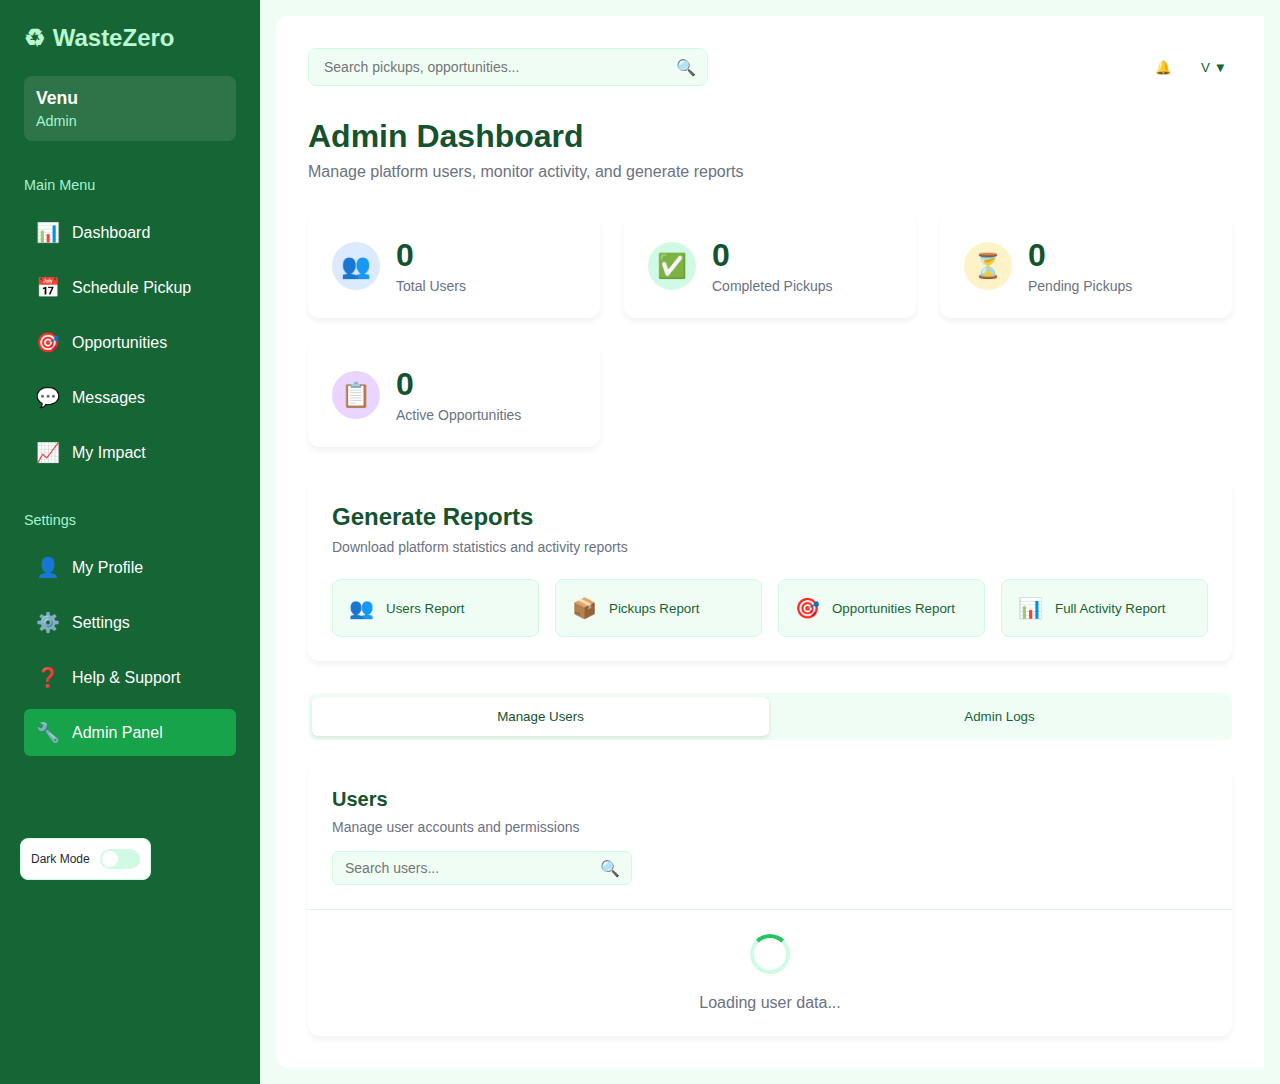
<file: admin panel/index.html>
<!DOCTYPE html>
<html lang="en">
<head>
    <meta charset="UTF-8">
    <meta name="viewport" content="width=device-width, initial-scale=1.0">
    <title>Admin Panel Page: Milestone - 4</title>
    <style>
        * {
            margin: 0;
            padding: 0;
            box-sizing: border-box;
            font-family: "Inter", -apple-system, BlinkMacSystemFont, "Segoe UI", Roboto, sans-serif;
        }

        body {
            display: flex;
            min-height: 100vh;
            background: #f0fdf4;
            color: #1f2937;
            transition: all 0.3s ease;
        }

        /* Sidebar */
        .sidebar {
            width: 260px;
            background: #166534;
            color: #fff;
            padding: 24px;
            display: flex;
            flex-direction: column;
            gap: 24px;
            transition: all 0.3s ease;
        }

        .sidebar .logo h2 {
            font-size: 1.5rem;
            font-weight: 600;
            color: #bbf7d0;
        }

        .user-info {
            display: flex;
            flex-direction: column;
            gap: 4px;
            padding: 12px;
            background: rgba(255, 255, 255, 0.1);
            border-radius: 8px;
        }

        .user-info .name {
            font-weight: 600;
            font-size: 1.1rem;
        }

        .user-info .role {
            font-size: 0.9rem;
            color: #a7f3d0;
        }

        .nav-section {
            display: flex;
            flex-direction: column;
            gap: 8px;
        }

        .nav-title {
            font-size: 0.9rem;
            color: #a7f3d0;
            margin: 12px 0 8px;
            font-weight: 500;
        }

        .nav-item {
            display: flex;
            align-items: center;
            gap: 12px;
            padding: 12px;
            border-radius: 6px;
            cursor: pointer;
            transition: all 0.2s ease;
        }

        .nav-item:hover {
            background: rgba(255, 255, 255, 0.1);
        }

        .nav-item.active {
            background: #16a34a;
            color: #fff;
        }

        .nav-icon {
            font-size: 1.2rem;
        }

        /* Main Content */
        .main-content {
            flex: 1;
            padding: 32px;
            overflow-y: auto;
            background: #ffffff;
            border-radius: 12px 0 0 12px;
            margin: 16px;
        }

        .header {
            display: flex;
            justify-content: space-between;
            align-items: center;
            margin-bottom: 32px;
        }

        .search-bar {
            position: relative;
            max-width: 400px;
            flex: 1;
            margin-right: 20px;
        }

        .search-input {
            width: 100%;
            padding: 10px 40px 10px 15px;
            border: 1px solid #d1fae5;
            border-radius: 8px;
            font-size: 14px;
            background-color: #f0fdf4;
        }

        .search-icon {
            position: absolute;
            right: 12px;
            top: 50%;
            transform: translateY(-50%);
            color: #166534;
        }

        .header-controls {
            display: flex;
            align-items: center;
            gap: 15px;
        }

        .icon-btn {
            width: 36px;
            height: 36px;
            border: none;
            background: none;
            border-radius: 6px;
            display: flex;
            align-items: center;
            justify-content: center;
            cursor: pointer;
            transition: background-color 0.2s;
            color: #166534;
        }

        .icon-btn:hover {
            background-color: #f0fdf4;
        }

        .page-title {
            font-size: 2rem;
            font-weight: 700;
            color: #14532d;
            margin-bottom: 8px;
        }

        .page-subtitle {
            color: #6b7280;
            font-size: 1rem;
            margin-bottom: 32px;
        }

        /* Stats Grid */
        .stats-grid {
            display: grid;
            grid-template-columns: repeat(auto-fit, minmax(240px, 1fr));
            gap: 24px;
            margin-bottom: 32px;
        }

        .stat-card {
            background: #fff;
            padding: 24px;
            border-radius: 12px;
            box-shadow: 0 4px 6px rgba(0, 0, 0, 0.05);
            display: flex;
            align-items: center;
            gap: 16px;
            transition: transform 0.2s;
        }

        .stat-card:hover {
            transform: translateY(-2px);
        }

        .stat-icon {
            width: 48px;
            height: 48px;
            border-radius: 50%;
            display: flex;
            align-items: center;
            justify-content: center;
            font-size: 24px;
        }

        .stat-icon.users { background: #dbeafe; color: #3b82f6; }
        .stat-icon.pickups { background: #d1fae5; color: #22c55e; }
        .stat-icon.pending { background: #fef3c7; color: #f59e0b; }
        .stat-icon.opportunities { background: #e9d5ff; color: #8b5cf6; }

        .stat-content h3 {
            font-size: 2rem;
            font-weight: 700;
            color: #14532d;
            margin-bottom: 4px;
        }

        .stat-content p {
            color: #6b7280;
            font-size: 14px;
        }

        /* Reports Section */
        .reports-section {
            background: #fff;
            padding: 24px;
            border-radius: 12px;
            box-shadow: 0 4px 6px rgba(0, 0, 0, 0.05);
            margin-bottom: 32px;
        }

        .section-title {
            font-size: 1.5rem;
            font-weight: 600;
            color: #14532d;
            margin-bottom: 8px;
        }

        .section-subtitle {
            color: #6b7280;
            font-size: 14px;
            margin-bottom: 24px;
        }

        .reports-grid {
            display: grid;
            grid-template-columns: repeat(auto-fit, minmax(200px, 1fr));
            gap: 16px;
        }

        .report-btn {
            display: flex;
            align-items: center;
            gap: 12px;
            padding: 16px;
            border: 1px solid #d1fae5;
            background: #f0fdf4;
            border-radius: 8px;
            cursor: pointer;
            transition: all 0.2s;
            color: #166534;
            text-decoration: none;
            font-weight: 500;
        }

        .report-btn:hover {
            background: #dcfce7;
            border-color: #16a34a;
        }

        .report-icon {
            font-size: 20px;
        }

        /* Admin Tabs */
        .admin-tabs {
            display: flex;
            gap: 2px;
            background: #f0fdf4;
            border-radius: 8px;
            padding: 4px;
            margin-bottom: 24px;
        }

        .tab-btn {
            flex: 1;
            padding: 12px 16px;
            border: none;
            background: none;
            color: #166534;
            cursor: pointer;
            border-radius: 6px;
            font-weight: 500;
            transition: all 0.2s;
        }

        .tab-btn.active {
            background: #fff;
            color: #14532d;
            box-shadow: 0 2px 4px rgba(0, 0, 0, 0.1);
        }

        /* Users Section */
        .users-section {
            background: #fff;
            border-radius: 12px;
            box-shadow: 0 4px 6px rgba(0, 0, 0, 0.05);
            overflow: hidden;
        }

        .users-header {
            padding: 24px;
            border-bottom: 1px solid #d1fae5;
        }

        .users-title {
            font-size: 1.25rem;
            font-weight: 600;
            color: #14532d;
            margin-bottom: 8px;
        }

        .users-subtitle {
            color: #6b7280;
            font-size: 14px;
            margin-bottom: 16px;
        }

        .users-search {
            position: relative;
            max-width: 300px;
        }

        .users-search-input {
            width: 100%;
            padding: 8px 36px 8px 12px;
            border: 1px solid #d1fae5;
            border-radius: 6px;
            font-size: 14px;
            background: #f0fdf4;
        }

        .users-search-icon {
            position: absolute;
            right: 12px;
            top: 50%;
            transform: translateY(-50%);
            color: #166534;
        }

        .users-content {
            padding: 24px;
            text-align: center;
            color: #6b7280;
        }

        .loading-spinner {
            display: inline-block;
            width: 40px;
            height: 40px;
            border: 4px solid #d1fae5;
            border-radius: 50%;
            border-top-color: #22c55e;
            animation: spin 1s ease-in-out infinite;
            margin-bottom: 16px;
        }

        @keyframes spin {
            to { transform: rotate(360deg); }
        }

        .dark-mode-toggle {
            position: fixed;
            bottom: 20px;
            left: 20px;
            display: flex;
            align-items: center;
            gap: 10px;
            padding: 10px;
            background: #fff;
            border: 1px solid #d1fae5;
            border-radius: 8px;
            font-size: 12px;
        }

        .toggle-switch {
            width: 40px;
            height: 20px;
            background: #d1fae5;
            border-radius: 10px;
            position: relative;
            cursor: pointer;
            transition: background-color 0.2s;
        }

        .toggle-switch.active {
            background: #22c55e;
        }

        .toggle-switch::after {
            content: '';
            position: absolute;
            width: 16px;
            height: 16px;
            background: white;
            border-radius: 50%;
            top: 2px;
            left: 2px;
            transition: transform 0.2s;
        }

        .toggle-switch.active::after {
            transform: translateX(20px);
        }

        /* Dark Mode */
        body.dark {
            background: #0f172a;
            color: #e5e7eb;
        }

        body.dark .main-content {
            background: #1e293b;
        }

        body.dark .sidebar {
            background: #052e16;
        }

        body.dark .sidebar .logo h2 {
            color: #86efac;
        }

        body.dark .user-info {
            background: rgba(255, 255, 255, 0.05);
        }

        body.dark .nav-item:hover {
            background: rgba(255, 255, 255, 0.05);
        }

        body.dark .nav-item.active {
            background: #22c55e;
        }

        body.dark .stat-card,
        body.dark .reports-section,
        body.dark .users-section {
            background: #1e293b;
            box-shadow: none;
        }

        body.dark .page-title,
        body.dark .section-title,
        body.dark .users-title {
            color: #86efac;
        }

        body.dark .page-subtitle,
        body.dark .section-subtitle,
        body.dark .users-subtitle {
            color: #d1d5db;
        }

        body.dark .search-input,
        body.dark .users-search-input {
            background: #334155;
            border-color: #475569;
            color: #e5e7eb;
        }

        body.dark .stat-content h3 {
            color: #86efac;
        }

        body.dark .report-btn {
            background: #334155;
            border-color: #475569;
            color: #86efac;
        }

        body.dark .report-btn:hover {
            background: #475569;
            border-color: #22c55e;
        }

        body.dark .admin-tabs {
            background: #334155;
        }

        body.dark .tab-btn {
            color: #86efac;
        }

        body.dark .tab-btn.active {
            background: #1e293b;
            color: #86efac;
        }

        body.dark .dark-mode-toggle {
            background: #1e293b;
            border-color: #475569;
            color: #e5e7eb;
        }

        body.dark .users-header {
            border-bottom-color: #475569;
        }

        /* Responsive Design */
        @media (max-width: 768px) {
            .main-content {
                margin: 0;
                border-radius: 0;
                padding: 16px;
            }

            .stats-grid {
                grid-template-columns: 1fr;
            }

            .reports-grid {
                grid-template-columns: 1fr;
            }

            .sidebar {
                width: 100%;
                padding: 16px;
            }
        }

        @media (max-width: 480px) {
            .page-title {
                font-size: 1.5rem;
            }

            .admin-tabs {
                flex-direction: column;
            }
        }
    </style>
</head>
<body>
    <!-- Sidebar -->
    <div class="sidebar">
        <div class="logo">
            <h2>♻ WasteZero</h2>
        </div>

        <div class="user-info">
            <div class="name">Venu</div>
            <div class="role">Admin</div>
        </div>

        <nav class="nav-section">
            <div class="nav-title">Main Menu</div>
            <div class="nav-item">
                <span class="nav-icon">📊</span>
                Dashboard
            </div>
            <div class="nav-item">
                <span class="nav-icon">📅</span>
                Schedule Pickup
            </div>
            <div class="nav-item">
                <span class="nav-icon">🎯</span>
                Opportunities
            </div>
            <div class="nav-item">
                <span class="nav-icon">💬</span>
                Messages
            </div>
            <div class="nav-item">
                <span class="nav-icon">📈</span>
                My Impact
            </div>
        </nav>

        <nav class="nav-section">
            <div class="nav-title">Settings</div>
            <div class="nav-item">
                <span class="nav-icon">👤</span>
                My Profile
            </div>
            <div class="nav-item">
                <span class="nav-icon">⚙️</span>
                Settings
            </div>
            <div class="nav-item">
                <span class="nav-icon">❓</span>
                Help & Support
            </div>
            <div class="nav-item active">
                <span class="nav-icon">🔧</span>
                Admin Panel
            </div>
        </nav>
    </div>

    <!-- Main Content -->
    <div class="main-content">
        <div class="header">
            <div class="search-bar">
                <input type="text" class="search-input" placeholder="Search pickups, opportunities...">
                <span class="search-icon">🔍</span>
            </div>
            <div class="header-controls">
                <button class="icon-btn">🔔</button>
                <button class="icon-btn">V ▼</button>
            </div>
        </div>

        <h1 class="page-title">Admin Dashboard</h1>
        <p class="page-subtitle">Manage platform users, monitor activity, and generate reports</p>

        <!-- Stats Grid -->
        <div class="stats-grid">
            <div class="stat-card">
                <div class="stat-icon users">👥</div>
                <div class="stat-content">
                    <h3>0</h3>
                    <p>Total Users</p>
                </div>
            </div>
            
            <div class="stat-card">
                <div class="stat-icon pickups">✅</div>
                <div class="stat-content">
                    <h3>0</h3>
                    <p>Completed Pickups</p>
                </div>
            </div>
            
            <div class="stat-card">
                <div class="stat-icon pending">⏳</div>
                <div class="stat-content">
                    <h3>0</h3>
                    <p>Pending Pickups</p>
                </div>
            </div>
            
            <div class="stat-card">
                <div class="stat-icon opportunities">📋</div>
                <div class="stat-content">
                    <h3>0</h3>
                    <p>Active Opportunities</p>
                </div>
            </div>
        </div>

        <!-- Reports Section -->
        <div class="reports-section">
            <h2 class="section-title">Generate Reports</h2>
            <p class="section-subtitle">Download platform statistics and activity reports</p>
            
            <div class="reports-grid">
                <button class="report-btn" onclick="generateReport('users')">
                    <span class="report-icon">👥</span>
                    Users Report
                </button>
                
                <button class="report-btn" onclick="generateReport('pickups')">
                    <span class="report-icon">📦</span>
                    Pickups Report
                </button>
                
                <button class="report-btn" onclick="generateReport('opportunities')">
                    <span class="report-icon">🎯</span>
                    Opportunities Report
                </button>
                
                <button class="report-btn" onclick="generateReport('activity')">
                    <span class="report-icon">📊</span>
                    Full Activity Report
                </button>
            </div>
        </div>

        <!-- Admin Tabs -->
        <div class="admin-tabs">
            <button class="tab-btn active" onclick="switchTab('users')">Manage Users</button>
            <button class="tab-btn" onclick="switchTab('logs')">Admin Logs</button>
        </div>

        <!-- Users Section -->
        <div class="users-section">
            <div class="users-header">
                <h3 class="users-title">Users</h3>
                <p class="users-subtitle">Manage user accounts and permissions</p>
                
                <div class="users-search">
                    <input type="text" class="users-search-input" placeholder="Search users...">
                    <span class="users-search-icon">🔍</span>
                </div>
            </div>
            
            <div class="users-content">
                <div class="loading-spinner"></div>
                <p>Loading user data...</p>
            </div>
        </div>
    </div>

    <!-- Dark Mode Toggle -->
    <div class="dark-mode-toggle">
        <span>Dark Mode</span>
        <div class="toggle-switch" onclick="toggleDarkMode()"></div>
    </div>

    <script>
        function toggleDarkMode() {
            const body = document.body;
            const toggle = document.querySelector('.toggle-switch');
            
            body.classList.toggle('dark');
            toggle.classList.toggle('active');
            
            // Save preference to localStorage
            const isDarkMode = body.classList.contains('dark');
            localStorage.setItem('darkMode', isDarkMode);
        }

        // Load dark mode preference on page load
        document.addEventListener('DOMContentLoaded', function() {
            const savedDarkMode = localStorage.getItem('darkMode');
            if (savedDarkMode === 'true') {
                document.body.classList.add('dark');
                document.querySelector('.toggle-switch').classList.add('active');
            }
        });

        // Navigation functionality
        document.querySelectorAll('.nav-item').forEach(item => {
            item.addEventListener('click', function(e) {
                e.preventDefault();
                
                // Remove active class from all items
                document.querySelectorAll('.nav-item').forEach(i => i.classList.remove('active'));
                
                // Add active class to clicked item
                this.classList.add('active');
            });
        });

        // Tab switching functionality
        function switchTab(tabName) {
            // Update tab buttons
            document.querySelectorAll('.tab-btn').forEach(btn => btn.classList.remove('active'));
            event.target.classList.add('active');
            
            // Update content based on tab
            const usersContent = document.querySelector('.users-content');
            
            if (tabName === 'users') {
                usersContent.innerHTML = `
                    <div class="loading-spinner"></div>
                    <p>Loading user data...</p>
                `;
                
                // Simulate loading users
                setTimeout(() => {
                    usersContent.innerHTML = `
                        <p>No users found. User management features will be available once users register.</p>
                    `;
                }, 1500);
                
            } else if (tabName === 'logs') {
                usersContent.innerHTML = `
                    <div class="loading-spinner"></div>
                    <p>Loading admin logs...</p>
                `;
                
                // Simulate loading logs
                setTimeout(() => {
                    usersContent.innerHTML = `
                        <p>Admin activity logs will appear here as administrators perform actions.</p>
                    `;
                }, 1500);
            }
        }

        // Report generation functionality
        function generateReport(reportType) {
            const reportNames = {
                'users': 'Users Report',
                'pickups': 'Pickups Report',
                'opportunities': 'Opportunities Report',
                'activity': 'Full Activity Report'
            };
            
            const button = event.target.closest('.report-btn');
            const originalText = button.innerHTML;
            
            // Show loading state
            button.innerHTML = `
                <span class="report-icon">⏳</span>
                Generating...
            `;
            button.style.pointerEvents = 'none';
            
            // Simulate report generation
            setTimeout(() => {
                button.innerHTML = originalText;
                button.style.pointerEvents = 'auto';
                
                // Show success message
                alert(`${reportNames[reportType]} has been generated and downloaded!`);
            }, 2000);
        }

        // Simulate stats updates
        function updateStats() {
            const stats = [
                Math.floor(Math.random() * 100),
                Math.floor(Math.random() * 50),
                Math.floor(Math.random() * 25),
                Math.floor(Math.random() * 15)
            ];
            
            const statElements = document.querySelectorAll('.stat-content h3');
            statElements.forEach((element, index) => {
                element.textContent = stats[index];
            });
        }

        // Update stats every 10 seconds (simulation)
        setInterval(updateStats, 10000);

        // Search functionality
        document.querySelector('.users-search-input').addEventListener('input', function(e) {
            const searchTerm = e.target.value.toLowerCase();
            console.log('Searching users for:', searchTerm);
            // Simulate user search functionality
        });

        // Initialize with some sample stats after a delay
        setTimeout(updateStats, 2000);
    </script>
</body>
</html>
</file>
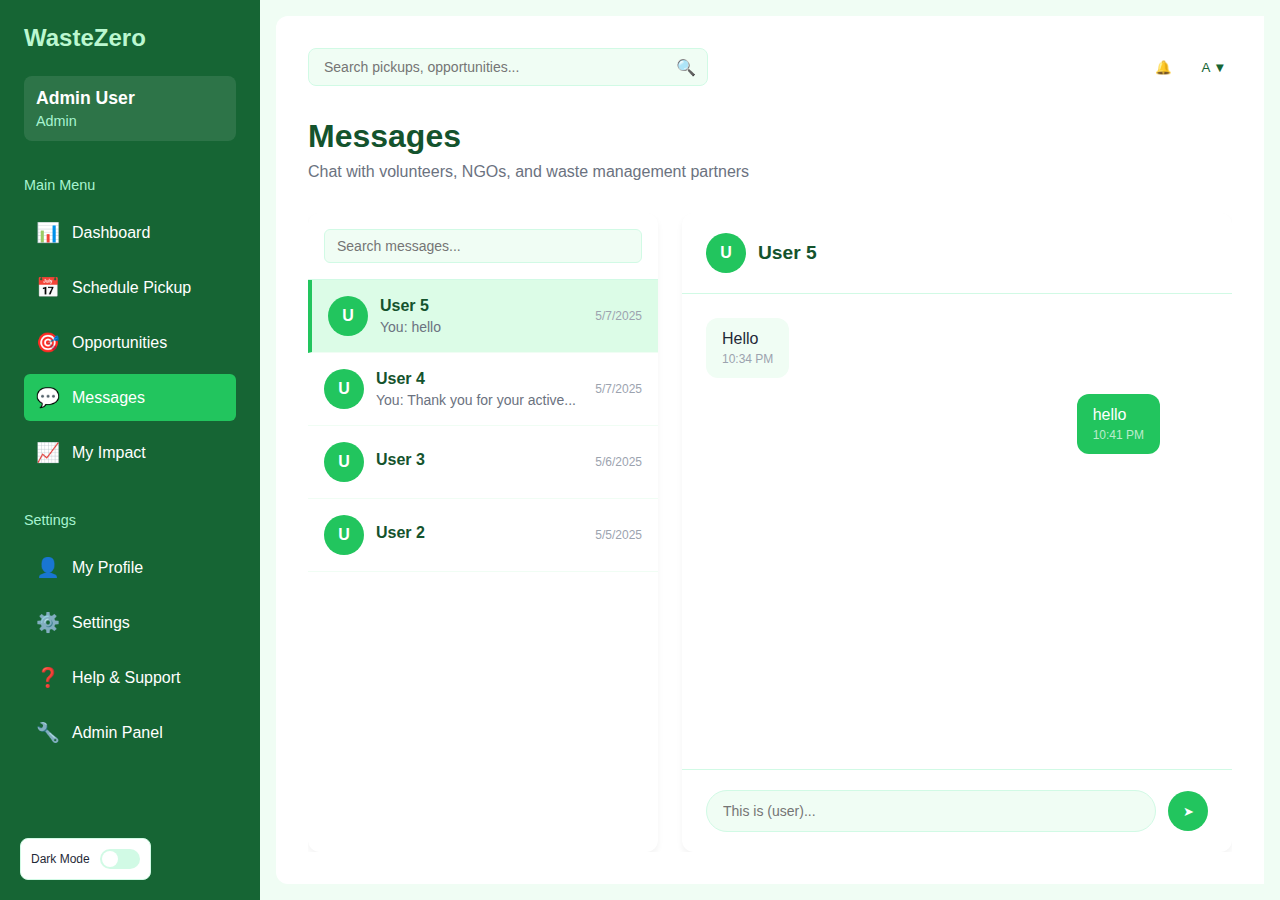
<file: message page/index.html>
<!DOCTYPE html>
<html lang="en">
<head>
    <meta charset="UTF-8">
    <meta name="viewport" content="width=device-width, initial-scale=1.0">
    <title>Messages Page: Milestone - 3</title>
    <style>
        * {
            margin: 0;
            padding: 0;
            box-sizing: border-box;
            font-family: "Inter", -apple-system, BlinkMacSystemFont, "Segoe UI", Roboto, sans-serif;
        }

        body {
            display: flex;
            min-height: 100vh;
            background: #f0fdf4;
            color: #1f2937;
            transition: all 0.3s ease;
        }

        /* Sidebar */
        .sidebar {
            width: 260px;
            background: #166534;
            color: #fff;
            padding: 24px;
            display: flex;
            flex-direction: column;
            gap: 24px;
            transition: all 0.3s ease;
        }

        .sidebar .logo h2 {
            font-size: 1.5rem;
            font-weight: 600;
            color: #bbf7d0;
        }

        .user-info {
            display: flex;
            flex-direction: column;
            gap: 4px;
            padding: 12px;
            background: rgba(255, 255, 255, 0.1);
            border-radius: 8px;
        }

        .user-info .name {
            font-weight: 600;
            font-size: 1.1rem;
        }

        .user-info .role {
            font-size: 0.9rem;
            color: #a7f3d0;
        }

        .nav-section {
            display: flex;
            flex-direction: column;
            gap: 8px;
        }

        .nav-title {
            font-size: 0.9rem;
            color: #a7f3d0;
            margin: 12px 0 8px;
            font-weight: 500;
        }

        .nav-item {
            display: flex;
            align-items: center;
            gap: 12px;
            padding: 12px;
            border-radius: 6px;
            cursor: pointer;
            transition: all 0.2s ease;
        }

        .nav-item:hover {
            background: rgba(255, 255, 255, 0.1);
        }

        .nav-item.active {
            background: #22c55e;
            color: #fff;
        }

        .nav-icon {
            font-size: 1.2rem;
        }

        /* Main Content */
        .main-content {
            flex: 1;
            padding: 32px;
            overflow: hidden;
            background: #ffffff;
            border-radius: 12px 0 0 12px;
            margin: 16px;
            display: flex;
            flex-direction: column;
        }

        .header {
            display: flex;
            justify-content: space-between;
            align-items: center;
            margin-bottom: 32px;
        }

        .search-bar {
            position: relative;
            max-width: 400px;
            flex: 1;
            margin-right: 20px;
        }

        .search-input {
            width: 100%;
            padding: 10px 40px 10px 15px;
            border: 1px solid #d1fae5;
            border-radius: 8px;
            font-size: 14px;
            background-color: #f0fdf4;
        }

        .search-icon {
            position: absolute;
            right: 12px;
            top: 50%;
            transform: translateY(-50%);
            color: #166534;
        }

        .header-controls {
            display: flex;
            align-items: center;
            gap: 15px;
        }

        .icon-btn {
            width: 36px;
            height: 36px;
            border: none;
            background: none;
            border-radius: 6px;
            display: flex;
            align-items: center;
            justify-content: center;
            cursor: pointer;
            transition: background-color 0.2s;
            color: #166534;
        }

        .icon-btn:hover {
            background-color: #f0fdf4;
        }

        .page-title {
            font-size: 2rem;
            font-weight: 700;
            color: #14532d;
            margin-bottom: 8px;
        }

        .page-subtitle {
            color: #6b7280;
            font-size: 1rem;
            margin-bottom: 32px;
        }

        /* Messages Layout */
        .messages-container {
            display: flex;
            flex: 1;
            gap: 24px;
            overflow: hidden;
        }

        .messages-list {
            width: 350px;
            background: #fff;
            border-radius: 12px;
            box-shadow: 0 4px 6px rgba(0, 0, 0, 0.05);
            overflow: hidden;
            display: flex;
            flex-direction: column;
        }

        .messages-search {
            padding: 16px;
            border-bottom: 1px solid #d1fae5;
        }

        .messages-search-input {
            width: 100%;
            padding: 8px 12px;
            border: 1px solid #d1fae5;
            border-radius: 6px;
            font-size: 14px;
            background: #f0fdf4;
        }

        .messages-list-container {
            flex: 1;
            overflow-y: auto;
        }

        .message-item {
            display: flex;
            align-items: center;
            gap: 12px;
            padding: 16px;
            border-bottom: 1px solid #f0fdf4;
            cursor: pointer;
            transition: background-color 0.2s;
        }

        .message-item:hover {
            background: #f0fdf4;
        }

        .message-item.active {
            background: #dcfce7;
            border-left: 4px solid #22c55e;
        }

        .user-avatar {
            width: 40px;
            height: 40px;
            background: #22c55e;
            border-radius: 50%;
            display: flex;
            align-items: center;
            justify-content: center;
            color: white;
            font-weight: 600;
            font-size: 16px;
        }

        .message-info {
            flex: 1;
            min-width: 0;
        }

        .message-user {
            font-weight: 600;
            color: #14532d;
            margin-bottom: 4px;
        }

        .message-preview {
            font-size: 14px;
            color: #6b7280;
            overflow: hidden;
            text-overflow: ellipsis;
            white-space: nowrap;
        }

        .message-time {
            font-size: 12px;
            color: #9ca3af;
        }

        /* Chat Area */
        .chat-area {
            flex: 1;
            background: #fff;
            border-radius: 12px;
            box-shadow: 0 4px 6px rgba(0, 0, 0, 0.05);
            display: flex;
            flex-direction: column;
        }

        .chat-header {
            padding: 20px 24px;
            border-bottom: 1px solid #d1fae5;
            display: flex;
            align-items: center;
            gap: 12px;
        }

        .chat-user-info h3 {
            font-size: 1.2rem;
            font-weight: 600;
            color: #14532d;
        }

        .chat-messages {
            flex: 1;
            padding: 24px;
            overflow-y: auto;
            display: flex;
            flex-direction: column;
            gap: 16px;
        }

        .chat-message {
            display: flex;
            gap: 12px;
        }

        .chat-message.sent {
            justify-content: flex-end;
        }

        .chat-message.sent .message-bubble {
            background: #22c55e;
            color: white;
            margin-left: 48px;
        }

        .message-bubble {
            background: #f0fdf4;
            padding: 12px 16px;
            border-radius: 12px;
            max-width: 70%;
            word-wrap: break-word;
            margin-right: 48px;
        }

        .message-time-chat {
            font-size: 12px;
            color: #9ca3af;
            margin-top: 4px;
            text-align: right;
        }

        .chat-message.sent .message-time-chat {
            color: rgba(255, 255, 255, 0.7);
        }

        .chat-input-area {
            padding: 20px 24px;
            border-top: 1px solid #d1fae5;
            display: flex;
            gap: 12px;
            align-items: center;
        }

        .chat-input {
            flex: 1;
            padding: 12px 16px;
            border: 1px solid #d1fae5;
            border-radius: 24px;
            font-size: 14px;
            background: #f0fdf4;
            outline: none;
        }

        .chat-input:focus {
            border-color: #22c55e;
        }

        .send-btn {
            width: 40px;
            height: 40px;
            background: #22c55e;
            border: none;
            border-radius: 50%;
            color: white;
            display: flex;
            align-items: center;
            justify-content: center;
            cursor: pointer;
            transition: background-color 0.2s;
        }

        .send-btn:hover {
            background: #16a34a;
        }

        .dark-mode-toggle {
            position: fixed;
            bottom: 20px;
            left: 20px;
            display: flex;
            align-items: center;
            gap: 10px;
            padding: 10px;
            background: #fff;
            border: 1px solid #d1fae5;
            border-radius: 8px;
            font-size: 12px;
        }

        .toggle-switch {
            width: 40px;
            height: 20px;
            background: #d1fae5;
            border-radius: 10px;
            position: relative;
            cursor: pointer;
            transition: background-color 0.2s;
        }

        .toggle-switch.active {
            background: #22c55e;
        }

        .toggle-switch::after {
            content: '';
            position: absolute;
            width: 16px;
            height: 16px;
            background: white;
            border-radius: 50%;
            top: 2px;
            left: 2px;
            transition: transform 0.2s;
        }

        .toggle-switch.active::after {
            transform: translateX(20px);
        }

        /* Dark Mode */
        body.dark {
            background: #0f172a;
            color: #e5e7eb;
        }

        body.dark .main-content {
            background: #1e293b;
        }

        body.dark .sidebar {
            background: #052e16;
        }

        body.dark .sidebar .logo h2 {
            color: #86efac;
        }

        body.dark .user-info {
            background: rgba(255, 255, 255, 0.05);
        }

        body.dark .nav-item:hover {
            background: rgba(255, 255, 255, 0.05);
        }

        body.dark .nav-item.active {
            background: #22c55e;
        }

        body.dark .messages-list,
        body.dark .chat-area {
            background: #1e293b;
            box-shadow: none;
        }

        body.dark .page-title {
            color: #86efac;
        }

        body.dark .page-subtitle {
            color: #d1d5db;
        }

        body.dark .search-input,
        body.dark .messages-search-input,
        body.dark .chat-input {
            background: #334155;
            border-color: #475569;
            color: #e5e7eb;
        }

        body.dark .message-item:hover {
            background: #334155;
        }

        body.dark .message-item.active {
            background: #22c55e;
        }

        body.dark .message-bubble {
            background: #334155;
            color: #e5e7eb;
        }

        body.dark .dark-mode-toggle {
            background: #1e293b;
            border-color: #475569;
            color: #e5e7eb;
        }

        body.dark .chat-header {
            border-bottom-color: #475569;
        }

        body.dark .chat-input-area {
            border-top-color: #475569;
        }

        body.dark .message-user {
            color: #86efac;
        }

        /* Responsive Design */
        @media (max-width: 768px) {
            .main-content {
                margin: 0;
                border-radius: 0;
                padding: 16px;
            }

            .messages-container {
                flex-direction: column;
            }

            .messages-list {
                width: 100%;
                max-height: 300px;
            }

            .sidebar {
                width: 100%;
                padding: 16px;
            }
        }

        @media (max-width: 480px) {
            .page-title {
                font-size: 1.5rem;
            }
        }
    </style>
</head>
<body>
    <!-- Sidebar -->
    <div class="sidebar">
        <div class="logo">
            <h2>WasteZero</h2>
        </div>

        <div class="user-info">
            <div class="name">Admin User</div>
            <div class="role">Admin</div>
        </div>

        <nav class="nav-section">
            <div class="nav-title">Main Menu</div>
            <div class="nav-item">
                <span class="nav-icon">📊</span>
                Dashboard
            </div>
            <div class="nav-item">
                <span class="nav-icon">📅</span>
                Schedule Pickup
            </div>
            <div class="nav-item">
                <span class="nav-icon">🎯</span>
                Opportunities
            </div>
            <div class="nav-item active">
                <span class="nav-icon">💬</span>
                Messages
            </div>
            <div class="nav-item">
                <span class="nav-icon">📈</span>
                My Impact
            </div>
        </nav>

        <nav class="nav-section">
            <div class="nav-title">Settings</div>
            <div class="nav-item">
                <span class="nav-icon">👤</span>
                My Profile
            </div>
            <div class="nav-item">
                <span class="nav-icon">⚙️</span>
                Settings
            </div>
            <div class="nav-item">
                <span class="nav-icon">❓</span>
                Help & Support
            </div>
            <div class="nav-item">
                <span class="nav-icon">🔧</span>
                Admin Panel
            </div>
        </nav>
    </div>

    <!-- Main Content -->
    <div class="main-content">
        <div class="header">
            <div class="search-bar">
                <input type="text" class="search-input" placeholder="Search pickups, opportunities...">
                <span class="search-icon">🔍</span>
            </div>
            <div class="header-controls">
                <button class="icon-btn">🔔</button>
                <button class="icon-btn">A ▼</button>
            </div>
        </div>

        <h1 class="page-title">Messages</h1>
        <p class="page-subtitle">Chat with volunteers, NGOs, and waste management partners</p>

        <div class="messages-container">
            <!-- Messages List -->
            <div class="messages-list">
                <div class="messages-search">
                    <input type="text" class="messages-search-input" placeholder="Search messages...">
                </div>
                
                <div class="messages-list-container">
                    <div class="message-item active" data-user="User 5">
                        <div class="user-avatar">U</div>
                        <div class="message-info">
                            <div class="message-user">User 5</div>
                            <div class="message-preview">You: hello</div>
                        </div>
                        <div class="message-time">5/7/2025</div>
                    </div>
                    
                    <div class="message-item" data-user="User 4">
                        <div class="user-avatar">U</div>
                        <div class="message-info">
                            <div class="message-user">User 4</div>
                            <div class="message-preview">You: Thank you for your active...</div>
                        </div>
                        <div class="message-time">5/7/2025</div>
                    </div>
                    
                    <div class="message-item" data-user="User 3">
                        <div class="user-avatar">U</div>
                        <div class="message-info">
                            <div class="message-user">User 3</div>
                            <div class="message-preview"></div>
                        </div>
                        <div class="message-time">5/6/2025</div>
                    </div>
                    
                    <div class="message-item" data-user="User 2">
                        <div class="user-avatar">U</div>
                        <div class="message-info">
                            <div class="message-user">User 2</div>
                            <div class="message-preview"></div>
                        </div>
                        <div class="message-time">5/5/2025</div>
                    </div>
                </div>
            </div>

            <!-- Chat Area -->
            <div class="chat-area">
                <div class="chat-header">
                    <div class="user-avatar">U</div>
                    <div class="chat-user-info">
                        <h3 id="current-user">User 5</h3>
                    </div>
                </div>
                
                <div class="chat-messages" id="chat-messages">
                    <div class="chat-message">
                        <div class="message-bubble">
                            <div>Hello</div>
                            <div class="message-time-chat">10:34 PM</div>
                        </div>
                    </div>
                    
                    <div class="chat-message sent">
                        <div class="message-bubble">
                            <div>hello</div>
                            <div class="message-time-chat">10:41 PM</div>
                        </div>
                    </div>
                </div>
                
                <div class="chat-input-area">
                    <input type="text" class="chat-input" placeholder="This is (user)..." id="message-input">
                    <button class="send-btn" id="send-btn">➤</button>
                </div>
            </div>
        </div>
    </div>

    <!-- Dark Mode Toggle -->
    <div class="dark-mode-toggle">
        <span>Dark Mode</span>
        <div class="toggle-switch" onclick="toggleDarkMode()"></div>
    </div>

    <script>
        function toggleDarkMode() {
            const body = document.body;
            const toggle = document.querySelector('.toggle-switch');
            
            body.classList.toggle('dark');
            toggle.classList.toggle('active');
            
            // Save preference to localStorage
            const isDarkMode = body.classList.contains('dark');
            localStorage.setItem('darkMode', isDarkMode);
        }

        // Load dark mode preference on page load
        document.addEventListener('DOMContentLoaded', function() {
            const savedDarkMode = localStorage.getItem('darkMode');
            if (savedDarkMode === 'true') {
                document.body.classList.add('dark');
                document.querySelector('.toggle-switch').classList.add('active');
            }
        });

        // Navigation functionality
        document.querySelectorAll('.nav-item').forEach(item => {
            item.addEventListener('click', function(e) {
                e.preventDefault();
                
                // Remove active class from all items
                document.querySelectorAll('.nav-item').forEach(i => i.classList.remove('active'));
                
                // Add active class to clicked item
                this.classList.add('active');
            });
        });

        // Message list functionality
        document.querySelectorAll('.message-item').forEach(item => {
            item.addEventListener('click', function() {
                // Remove active class from all message items
                document.querySelectorAll('.message-item').forEach(i => i.classList.remove('active'));
                
                // Add active class to clicked item
                this.classList.add('active');
                
                // Update chat header
                const userName = this.getAttribute('data-user');
                document.getElementById('current-user').textContent = userName;
                
                // Clear chat messages and show sample conversation
                const chatMessages = document.getElementById('chat-messages');
                chatMessages.innerHTML = `
                    <div class="chat-message">
                        <div class="message-bubble">
                            <div>Hello! How can I help you today?</div>
                            <div class="message-time-chat">2:30 PM</div>
                        </div>
                    </div>
                `;
            });
        });

        // Send message functionality
        function sendMessage() {
            const input = document.getElementById('message-input');
            const chatMessages = document.getElementById('chat-messages');
            const messageText = input.value.trim();
            
            if (messageText) {
                const now = new Date();
                const timeString = now.toLocaleTimeString([], {hour: '2-digit', minute:'2-digit'});
                
                const messageHTML = `
                    <div class="chat-message sent">
                        <div class="message-bubble">
                            <div>${messageText}</div>
                            <div class="message-time-chat">${timeString}</div>
                        </div>
                    </div>
                `;
                
                chatMessages.insertAdjacentHTML('beforeend', messageHTML);
                chatMessages.scrollTop = chatMessages.scrollHeight;
                input.value = '';
            }
        }

        document.getElementById('send-btn').addEventListener('click', sendMessage);

        document.getElementById('message-input').addEventListener('keypress', function(e) {
            if (e.key === 'Enter') {
                sendMessage();
            }
        });

        // Search functionality
        document.querySelector('.messages-search-input').addEventListener('input', function(e) {
            const searchTerm = e.target.value.toLowerCase();
            const messageItems = document.querySelectorAll('.message-item');
            
            messageItems.forEach(item => {
                const userName = item.querySelector('.message-user').textContent.toLowerCase();
                const preview = item.querySelector('.message-preview').textContent.toLowerCase();
                
                if (userName.includes(searchTerm) || preview.includes(searchTerm)) {
                    item.style.display = 'flex';
                } else {
                    item.style.display = 'none';
                }
            });
        });
    </script>
</body>
</html>
</file>
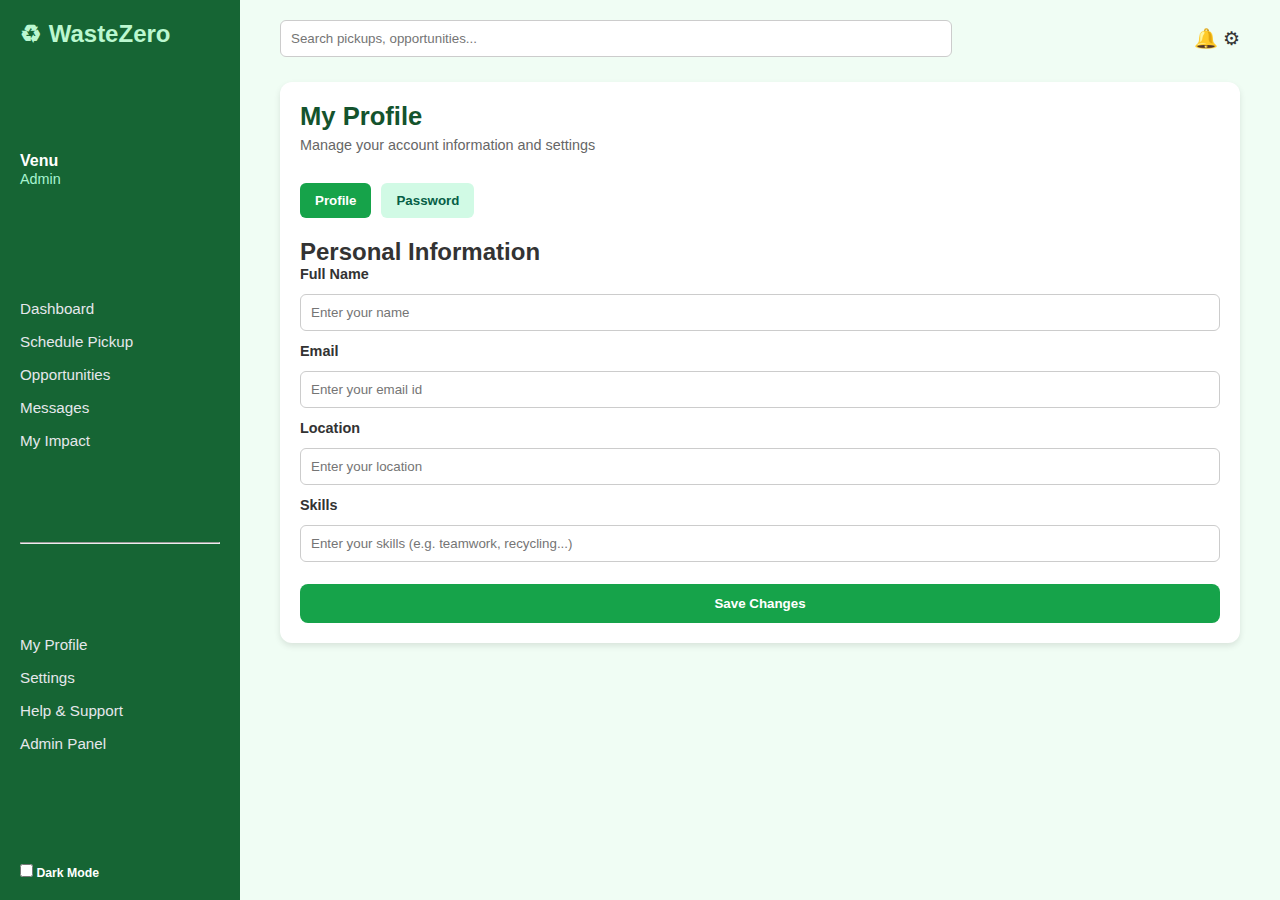
<file: Myprofile/index.html>
<!DOCTYPE html>
<html lang="en">
<head>
  <meta charset="UTF-8" />
  <meta name="viewport" content="width=device-width, initial-scale=1.0" />
  <title>My Profile</title>
  <link rel="stylesheet" href="style.css" />
</head>
<body>
  <!-- Sidebar -->
  <aside class="sidebar">
    <h2>♻ WasteZero</h2>
    <div class="user-info">
      <p class="name">Venu</p>
      <span class="role">Admin</span>
    </div>
    <nav>
      <a href="#">Dashboard</a>
      <a href="#">Schedule Pickup</a>
      <a href="#">Opportunities</a>
      <a href="#">Messages</a>
      <a href="#">My Impact</a>
    </nav>
    <hr />
    <nav>
      <a href="#">My Profile</a>
      <a href="#">Settings</a>
      <a href="#">Help & Support</a>
      <a href="#">Admin Panel</a>
    </nav>
    <div class="toggle-dark">
      <label>
        <input type="checkbox" id="darkMode" /> Dark Mode
      </label>
    </div>
  </aside>

  <!-- Main Content -->
  <main class="content">
    <header>
      <input type="text" placeholder="Search pickups, opportunities..." />
      <div class="icons">🔔 ⚙</div>
    </header>

    <section class="profile-section">
      <h1>My Profile</h1>
      <p class="subtitle">Manage your account information and settings</p>

      <!-- Tabs -->
      <div class="tabs">
        <button class="tab active" onclick="showTab('profile', event)">Profile</button>
        <button class="tab" onclick="showTab('password', event)">Password</button>
      </div>

      <!-- Profile Info -->
      <div id="profile" class="tab-content active">
        <h2>Personal Information</h2>
        <form>
          <label>Full Name</label>
          <input type="text" placeholder="Enter your name" />

          <label>Email</label>
          <input type="email" placeholder="Enter your email id" />

          <label>Location</label>
          <input type="text" placeholder="Enter your location" />

          <label>Skills</label>
          <input type="text" placeholder="Enter your skills (e.g. teamwork, recycling...)" />

          <button type="submit">Save Changes</button>
        </form>
      </div>

      <!-- Password Change -->
      <div id="password" class="tab-content">
        <h2>Change Password</h2>
        <form>
          <label>Current Password</label>
          <input type="password" placeholder="Enter current password" />

          <label>New Password</label>
          <input type="password" placeholder="Enter new password" />

          <label>Confirm Password</label>
          <input type="password" placeholder="Re-enter new password" />

          <button type="submit">Update Password</button>
        </form>
      </div>
    </section>
  </main>

  <script src="script.js"></script>
</body>
</html>
</file>
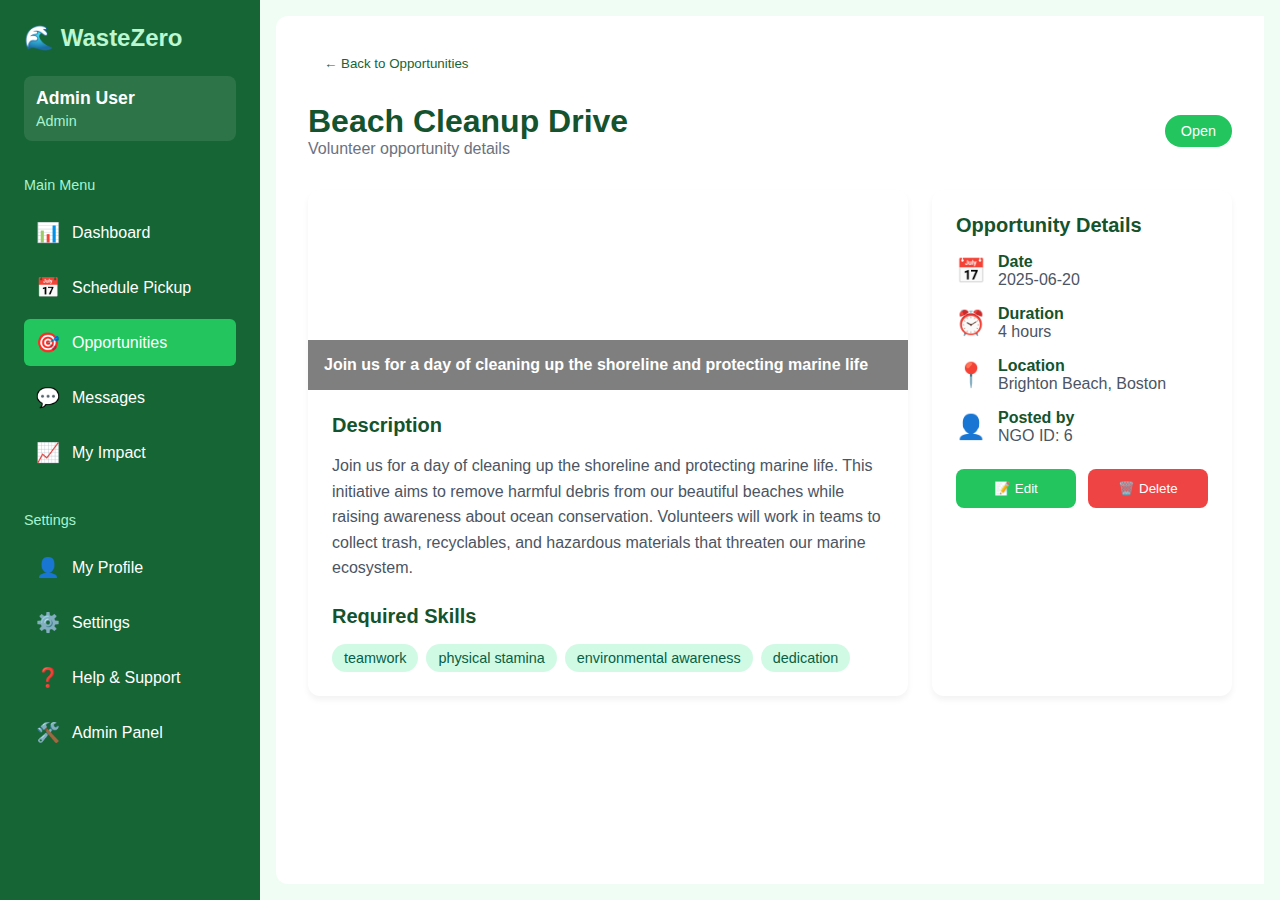
<file: Edit-Post/edit.html>
<!DOCTYPE html>
<html lang="en">
<head>
    <meta charset="UTF-8">
    <meta name="viewport" content="width=device-width, initial-scale=1.0">
    <title>WasteZero - Beach Cleanup Drive</title>
    <style>
        /* Reset and Base Styles */
        * {
            margin: 0;
            padding: 0;
            box-sizing: border-box;
            font-family: "Inter", -apple-system, BlinkMacSystemFont, "Segoe UI", Roboto, sans-serif;
        }

        body {
            display: flex;
            min-height: 100vh;
            background: #f0fdf4;
            color: #1f2937;
            transition: all 0.3s ease;
        }

        /* Container */
        .container {
            display: flex;
            flex: 1;
            overflow: hidden;
        }

        /* Sidebar */
        .sidebar {
            width: 260px;
            background: #166534;
            color: #fff;
            padding: 24px;
            display: flex;
            flex-direction: column;
            gap: 24px;
            transition: all 0.3s ease;
        }

        .sidebar .logo h2 {
            font-size: 1.5rem;
            font-weight: 600;
            color: #bbf7d0;
        }

        .user-info {
            display: flex;
            flex-direction: column;
            gap: 4px;
            padding: 12px;
            background: rgba(255, 255, 255, 0.1);
            border-radius: 8px;
        }

        .user-info .name {
            font-weight: 600;
            font-size: 1.1rem;
        }

        .user-info .role {
            font-size: 0.9rem;
            color: #a7f3d0;
        }

        .nav-section {
            display: flex;
            flex-direction: column;
            gap: 8px;
        }

        .nav-title {
            font-size: 0.9rem;
            color: #a7f3d0;
            margin: 12px 0 8px;
            font-weight: 500;
        }

        .nav-item {
            display: flex;
            align-items: center;
            gap: 12px;
            padding: 12px;
            border-radius: 6px;
            cursor: pointer;
            transition: all 0.2s ease;
        }

        .nav-item:hover {
            background: rgba(255, 255, 255, 0.1);
        }

        .nav-item.active {
            background: #22c55e;
            color: #fff;
        }

        .nav-icon {
            font-size: 1.2rem;
        }

        /* Main Content */
        .main-content {
            flex: 1;
            padding: 32px;
            overflow-y: auto;
            background: #ffffff;
            border-radius: 12px 0 0 12px;
            margin: 16px;
        }

        .back-btn {
            display: flex;
            align-items: center;
            gap: 8px;
            padding: 8px 16px;
            background: none;
            border: none;
            color: #166534;
            font-weight: 500;
            cursor: pointer;
            margin-bottom: 24px;
            transition: all 0.2s ease;
        }

        .back-btn:hover {
            color: #22c55e;
        }

        .header {
            margin-bottom: 32px;
        }

        .opportunity-header {
            display: flex;
            justify-content: space-between;
            align-items: center;
            gap: 16px;
        }

        .opportunity-title {
            font-size: 2rem;
            font-weight: 700;
            color: #14532d;
        }

        .opportunity-subtitle {
            font-size: 1rem;
            color: #6b7280;
        }

        .status-badge {
            padding: 8px 16px;
            background: #22c55e;
            color: #fff;
            border-radius: 20px;
            font-size: 0.9rem;
            font-weight: 500;
        }

        /* Content Grid */
        .content-grid {
            display: grid;
            grid-template-columns: 2fr 1fr;
            gap: 24px;
        }

        .main-card {
            background: #fff;
            border-radius: 12px;
            box-shadow: 0 4px 6px rgba(0, 0, 0, 0.05);
            overflow: hidden;
        }

        .hero-image {
            height: 200px;
            background: url('https://miro.medium.com/v2/resize:fit:1400/1*ITITry_REFzAZ8Kfrbpafg.png') center/cover no-repeat;
            position: relative;
        }

        .image-overlay {
            position: absolute;
            bottom: 0;
            left: 0;
            right: 0;
            padding: 16px;
            background: rgba(0, 0, 0, 0.5);
            color: #fff;
            font-weight: 500;
        }

        .card-content {
            padding: 24px;
        }

        .section-title {
            font-size: 1.25rem;
            font-weight: 600;
            color: #14532d;
            margin-bottom: 16px;
        }

        .description {
            line-height: 1.6;
            color: #4b5563;
            margin-bottom: 24px;
        }

        .skills-container {
            display: flex;
            flex-wrap: wrap;
            gap: 8px;
        }

        .skill-tag {
            padding: 6px 12px;
            background: #d1fae5;
            color: #065f46;
            border-radius: 16px;
            font-size: 0.9rem;
        }

        .details-card {
            background: #fff;
            border-radius: 12px;
            padding: 24px;
            box-shadow: 0 4px 6px rgba(0, 0, 0, 0.05);
        }

        .detail-item {
            display: flex;
            align-items: center;
            gap: 12px;
            margin-bottom: 16px;
        }

        .detail-icon {
            font-size: 1.5rem;
        }

        .detail-content h4 {
            font-size: 1rem;
            font-weight: 600;
            color: #14532d;
        }

        .detail-content p {
            color: #4b5563;
        }

        .action-buttons {
            display: flex;
            gap: 12px;
            margin-top: 24px;
        }

        .btn {
            flex: 1;
            padding: 12px;
            border: none;
            border-radius: 8px;
            font-weight: 500;
            cursor: pointer;
            transition: all 0.2s ease;
            display: flex;
            align-items: center;
            justify-content: center;
            gap: 8px;
        }

        .btn-edit {
            background: #22c55e;
            color: #fff;
        }

        .btn-edit:hover {
            background: #16a34a;
        }

        .btn-delete {
            background: #ef4444;
            color: #fff;
        }

        .btn-delete:hover {
            background: #dc2626;
        }

        /* Dark Mode */
        body.dark {
            background: #0f172a;
            color: #e5e7eb;
        }

        body.dark .main-content {
            background: #1e293b;
        }

        body.dark .sidebar {
            background: #052e16;
        }

        body.dark .sidebar .logo h2 {
            color: #86efac;
        }

        body.dark .user-info {
            background: rgba(255, 255, 255, 0.05);
        }

        body.dark .nav-item:hover {
            background: rgba(255, 255, 255, 0.05);
        }

        body.dark .nav-item.active {
            background: #22c55e;
        }

        body.dark .main-card,
        body.dark .details-card {
            background: #1e293b;
            box-shadow: none;
        }

        body.dark .section-title {
            color: #86efac;
        }

        body.dark .description,
        body.dark .detail-content p {
            color: #d1d5db;
        }

        body.dark .skill-tag {
            background: #334155;
            color: #86efac;
        }

        body.dark .status-badge {
            background: #16a34a;
        }

        /* Responsive Design */
        @media (max-width: 768px) {
            .container {
                flex-direction: column;
            }

            .sidebar {
                width: 100%;
                padding: 16px;
            }

            .main-content {
                margin: 0;
                border-radius: 0;
                padding: 16px;
            }

            .content-grid {
                grid-template-columns: 1fr;
            }
        }

        @media (max-width: 480px) {
            .opportunity-title {
                font-size: 1.5rem;
            }

            .action-buttons {
                flex-direction: column;
            }
        }
    </style>
</head>
<body>
    <div class="container">
        <div class="sidebar" role="navigation" aria-label="Main navigation">
            <div class="logo">
                <h2>🌊 WasteZero</h2>
            </div>
            
            <div class="user-info">
                <div class="name">Admin User</div>
                <div class="role">Admin</div>
            </div>
            
            <div class="nav-section">
                <div class="nav-title">Main Menu</div>
                <div class="nav-item" aria-current="page">
                    <span class="nav-icon">📊</span>
                    Dashboard
                </div>
                <div class="nav-item">
                    <span class="nav-icon">📅</span>
                    Schedule Pickup
                </div>
                <div class="nav-item active">
                    <span class="nav-icon">🎯</span>
                    Opportunities
                </div>
                <div class="nav-item">
                    <span class="nav-icon">💬</span>
                    Messages
                </div>
                <div class="nav-item">
                    <span class="nav-icon">📈</span>
                    My Impact
                </div>
            </div>
            
            <div class="nav-section">
                <div class="nav-title">Settings</div>
                <div class="nav-item">
                    <span class="nav-icon">👤</span>
                    My Profile
                </div>
                <div class="nav-item">
                    <span class="nav-icon">⚙️</span>
                    Settings
                </div>
                <div class="nav-item">
                    <span class="nav-icon">❓</span>
                    Help & Support
                </div>
                <div class="nav-item">
                    <span class="nav-icon">🛠️</span>
                    Admin Panel
                </div>
            </div>
        </div>
        
        <div class="main-content" role="main">
            <button class="back-btn" onclick="goBack()" aria-label="Back to opportunities">
                ← Back to Opportunities
            </button>
            
            <div class="header">
                <div class="opportunity-header">
                    <div>
                        <h1 class="opportunity-title">Beach Cleanup Drive</h1>
                        <p class="opportunity-subtitle">Volunteer opportunity details</p>
                    </div>
                    <div class="status-badge">Open</div>
                </div>
            </div>
            
            <div class="content-grid">
                <div class="main-card">
                    <div class="hero-image">
                        <div class="image-overlay">
                            <strong>Join us for a day of cleaning up the shoreline and protecting marine life</strong>
                        </div>
                    </div>
                    
                    <div class="card-content">
                        <h2 class="section-title">Description</h2>
                        <p class="description">
                            Join us for a day of cleaning up the shoreline and protecting marine life. This initiative aims to remove harmful debris from our beautiful beaches while raising awareness about ocean conservation. Volunteers will work in teams to collect trash, recyclables, and hazardous materials that threaten our marine ecosystem.
                        </p>
                        
                        <h2 class="section-title">Required Skills</h2>
                        <div class="skills-container">
                            <span class="skill-tag">teamwork</span>
                            <span class="skill-tag">physical stamina</span>
                            <span class="skill-tag">environmental awareness</span>
                            <span class="skill-tag">dedication</span>
                        </div>
                    </div>
                </div>
                
                <div class="details-card">
                    <h2 class="section-title">Opportunity Details</h2>
                    
                    <div class="detail-item">
                        <div class="detail-icon">📅</div>
                        <div class="detail-content">
                            <h4>Date</h4>
                            <p>2025-06-20</p>
                        </div>
                    </div>
                    
                    <div class="detail-item">
                        <div class="detail-icon">⏰</div>
                        <div class="detail-content">
                            <h4>Duration</h4>
                            <p>4 hours</p>
                        </div>
                    </div>
                    
                    <div class="detail-item">
                        <div class="detail-icon">📍</div>
                        <div class="detail-content">
                            <h4>Location</h4>
                            <p>Brighton Beach, Boston</p>
                        </div>
                    </div>
                    
                    <div class="detail-item">
                        <div class="detail-icon">👤</div>
                        <div class="detail-content">
                            <h4>Posted by</h4>
                            <p>NGO ID: 6</p>
                        </div>
                    </div>
                    
                    <div class="action-buttons">
                        <button class="btn btn-edit" onclick="editOpportunity()" aria-label="Edit opportunity">
                            📝 Edit
                        </button>
                        <button class="btn btn-delete" onclick="deleteOpportunity()" aria-label="Delete opportunity">
                            🗑️ Delete
                        </button>
                    </div>
                </div>
            </div>
        </div>
    </div>
    
    <script>
        function goBack() {
            window.history.back();
        }

        function editOpportunity() {
            alert('Edit opportunity functionality to be implemented');
        }

        function deleteOpportunity() {
            if (confirm('Are you sure you want to delete this opportunity?')) {
                alert('Opportunity deleted');
            }
        }
    </script>
</body>
</html>
</file>
<file: Myprofile/style.css>
/* Reset */
* {
  margin: 0;
  padding: 0;
  box-sizing: border-box;
  font-family: "Segoe UI", sans-serif;
}

body {
  display: flex;
  height: 100vh;
  background: #f0fdf4; /* Light eco green background */
  color: #333;
  transition: background 0.3s, color 0.3s;
}

/* Sidebar */
.sidebar {
  width: 240px;
  background: #166534; /* dark eco green */
  color: #fff;
  padding: 20px;
  display: flex;
  flex-direction: column;
  justify-content: space-between;
  transition: background 0.3s;
}

.sidebar h2 {
  margin-bottom: 20px;
  color: #bbf7d0;
}

.user-info {
  margin-bottom: 20px;
}
.user-info .name {
  font-weight: bold;
}
.user-info .role {
  font-size: 0.9em;
  color: #a7f3d0;
}

.sidebar nav a {
  display: block;
  padding: 8px 0;
  color: #e5e7eb;
  text-decoration: none;
  font-size: 0.95em;
  transition: color 0.3s;
}
.sidebar nav a:hover {
  color: #86efac;
}

.toggle-dark {
  margin-top: 20px;
  font-size: 0.85em;
}

/* Main Content */
.content {
  flex: 1;
  padding: 20px 40px;
  overflow-y: auto;
  transition: background 0.3s, color 0.3s;
}

header {
  display: flex;
  justify-content: space-between;
  align-items: center;
  margin-bottom: 25px;
}

header input {
  width: 70%;
  padding: 10px;
  border-radius: 6px;
  border: 1px solid #ccc;
  transition: background 0.3s, border 0.3s, color 0.3s;
}

.icons {
  font-size: 1.2em;
}

/* Profile Section */
.profile-section {
  background: #fff;
  padding: 20px;
  border-radius: 12px;
  box-shadow: 0 3px 6px rgba(0,0,0,0.1);
  transition: background 0.3s, color 0.3s;
}

.profile-section h1 {
  font-size: 1.6em;
  margin-bottom: 6px;
  color: #14532d;
}
.profile-section .subtitle {
  font-size: 0.9em;
  color: #666;
  margin-bottom: 20px;
}

/* Tabs */
.tabs {
  display: flex;
  gap: 10px;
  margin-bottom: 20px;
}
.tab {
  padding: 10px 15px;
  border: none;
  background: #d1fae5;
  border-radius: 6px;
  cursor: pointer;
  color: #065f46;
  transition: background 0.3s, color 0.3s;
}
.tab.active {
  background: #16a34a;
  color: #fff;
}

/* Forms */
form {
  display: flex;
  flex-direction: column;
  gap: 12px;
}
label {
  font-weight: bold;
  font-size: 0.9em;
}
input {
  padding: 10px;
  border-radius: 6px;
  border: 1px solid #ccc;
  transition: background 0.3s, border 0.3s, color 0.3s;
}
button {
  margin-top: 10px;
  padding: 12px;
  border: none;
  border-radius: 8px;
  background: #16a34a;
  color: #fff;
  cursor: pointer;
  font-weight: bold;
  transition: background 0.3s;
}
button:hover {
  background: #15803d;
}

/* Hide inactive tabs */
.tab-content {
  display: none;
}
.tab-content.active {
  display: block;
}

/* 🌙 DARK MODE */
body.dark {
  background: #0f172a; /* dark navy-green mix */
  color: #e5e7eb;
}
body.dark .sidebar {
  background: #052e16; /* very dark green */
}
body.dark .sidebar h2 {
  color: #86efac;
}
body.dark .sidebar nav a {
  color: #9ca3af;
}
body.dark .sidebar nav a:hover {
  color: #22c55e;
}
body.dark .profile-section {
  background: #1e293b; /* dark card */
  color: #e5e7eb;
  box-shadow: none;
}
body.dark .profile-section h1 {
  color: #22c55e;
}
body.dark header input {
  background: #334155;
  border: 1px solid #475569;
  color: #e5e7eb;
}
body.dark input {
  background: #334155;
  border: 1px solid #475569;
  color: #e5e7eb;
}
body.dark .tab {
  background: #334155;
  color: #e5e7eb;
}
body.dark .tab.active {
  background: #22c55e;
  color: #fff;
}
body.dark button {
  background: #22c55e;
}
body.dark button:hover {
  background: #16a34a;
}
</file>
